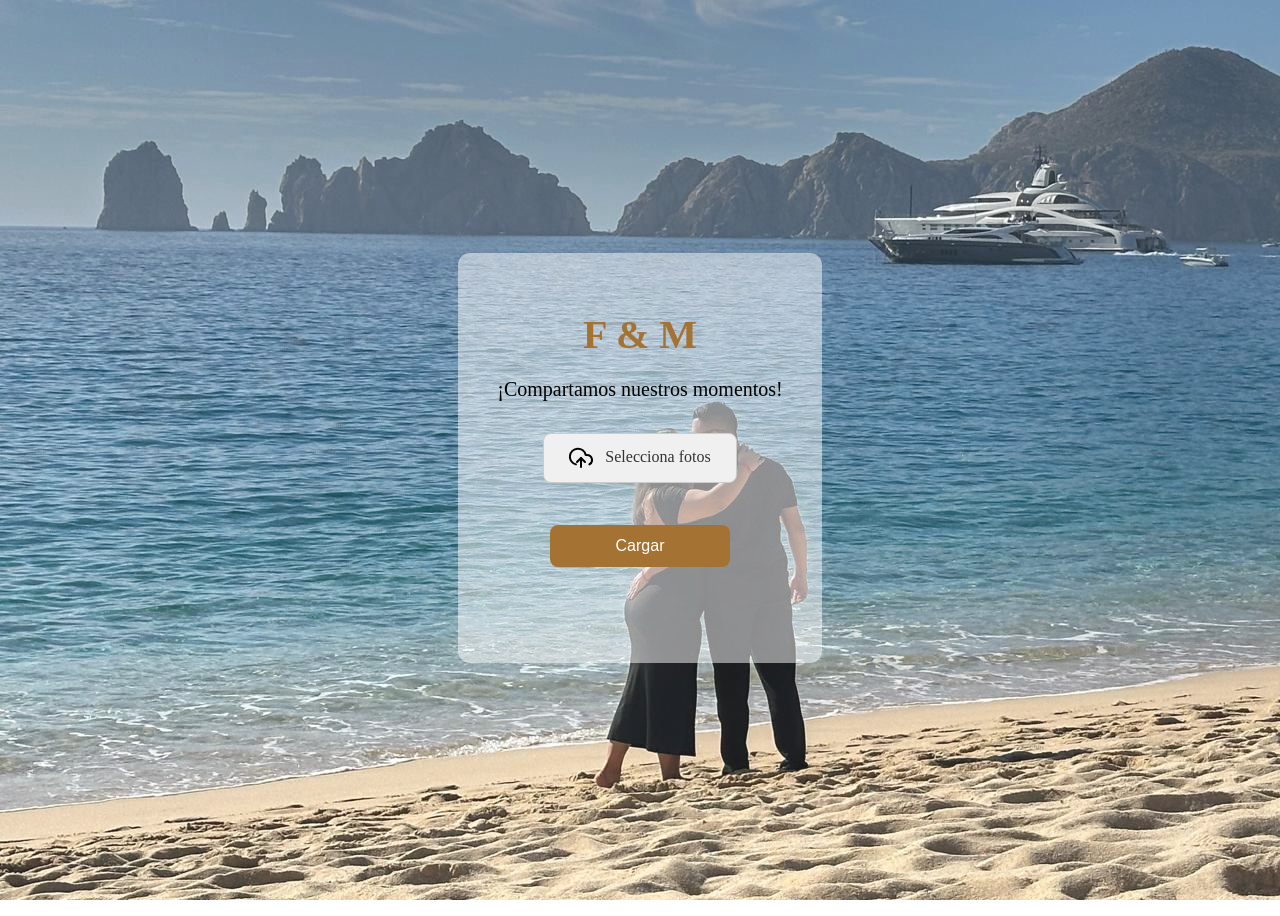
<file: index.html>
<!DOCTYPE html>
<html lang="en-US">

<head>
    <meta http-equiv="Content-Type" content="text/html; charset=UTF-8">
    <meta name="viewport" content="width=device-width, initial-scale=1.0">
    <title>F & M</title>
    <link rel="stylesheet" href="css/styles.css">
    <script src="js/jquery-1.8.2.min.js"></script>
    <script src="js/jquery.slideshowify.js"></script>
    <script src="js/jquery.slideshowify.min.js"></script>
    <script src="js/jquery.transit.js"></script>
    <script src="js/jquery.transit.min.js"></script>
</head>

<body>
    <div class="login-container">
        <div class="login-box">
            <h1 class="title">F & M</h1>

            <p class="subtitle">¡Compartamos nuestros momentos!</p>

            <div class="file-upload-wrapper">
                <input type="file" id="fileInput" accept="image/*" multiple>
                <label for="fileInput" class="custom-file-upload">
                    Selecciona fotos
                </label>
            </div>
            
            <button onclick="uploadPhotos()">Cargar</button>

            <div id="status" class="subtitle"></div>
        </div>
    </div>
    
    <img src="images/f1.jpg" style="display: none;">

    <script src="js/functions.js"></script>
    <script>
        $('img').slideshowify({
        });
    </script>
</body>
</html>
</file>
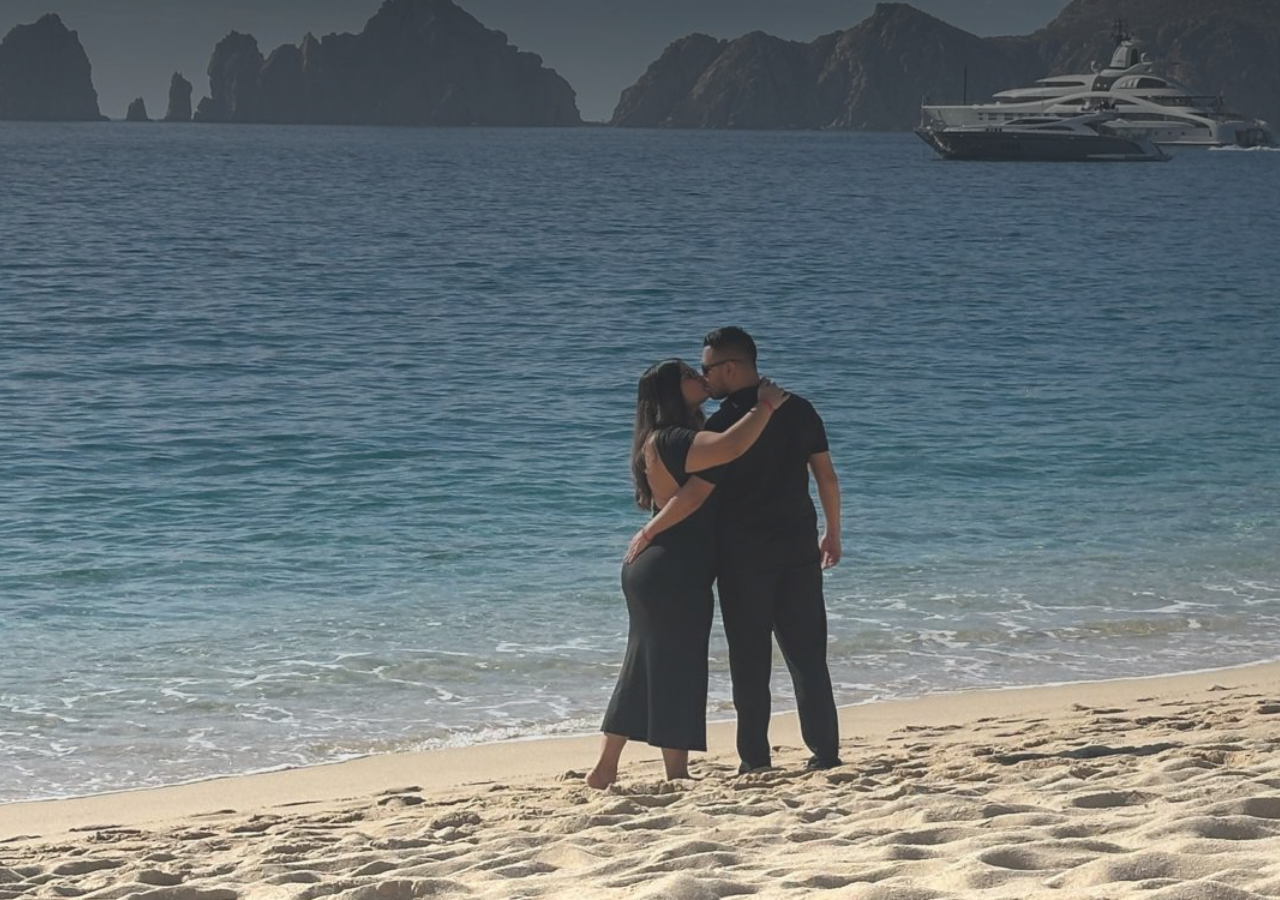
<file: html/carousel.html>
<!DOCTYPE html>
<html lang="en-US"><head><meta http-equiv="Content-Type" content="text/html; charset=UTF-8">
    <title></title>
    <link rel="stylesheet" href="../css/carousel.css">
    <script src="../js/jquery-1.8.2.min.js"></script>
    <script src="../js/jquery.slideshowify.js"></script>
    <script src="../js/jquery.slideshowify.min.js"></script>
    <script src="../js/jquery.transit.js"></script>
    <script src="../js/jquery.transit.min.js"></script>
</head>
<body>
    <div class="overlay"></div>
    <img src="../images/f1.jpg" style="display: none;">
    <img src="../images/f2.jpg" style="display: none;">
    <img src="../images/f3.jpg" style="display: none;">
    <img src="../images/f4.jpg" style="display: none;">
    <img src="../images/f5.jpg" style="display: none;">
    <img src="../images/f6.jpg" style="display: none;">
    <img src="../images/f7.jpg" style="display: none;">

    <script>
        $('img').slideshowify({
            transitionSpeed: 3000,
            delay: 5000           
        });
    </script>

</body></html>
</file>
<file: css/styles.css>
/* Contenedor principal centrado */
.login-container {
    display: flex;
    justify-content: center;
    align-items: center;
    min-height: 100vh;
    padding: 1rem;
    box-sizing: border-box;
}

/* Caja principal */
.login-box {
    background-color: rgba(255, 255, 255, 0.5);
    padding: 2rem;
    border-radius: 12px;
    text-align: center;
    max-width: 600px;
    min-width: 300px;
}

/* Títulos */
.title {
    font-size: 2.5rem;
    font-weight: bold;
    margin-bottom: 0.5rem;
    color: #a47333;
}

.subtitle {
    font-size: 1.25rem;
    margin-bottom: 2rem;
}

/* --- ESTILOS DEL BOTÓN DE SUBIR FOTOS --- */
/* Oculta el input original */
input[type="file"] {
    display: none;
}

/* Estilo para la etiqueta que actúa como botón */
.custom-file-upload {
    display: inline-block;
    padding: 12px 25px;
    background-color: #f0f0f0;
    color: #333;
    border: 1px solid #ccc;
    border-radius: 8px;
    cursor: pointer;
    font-size: 1rem;
    transition: background-color 0.3s ease;
    margin-bottom: 2rem;
}

/* Icono de la nube con la flecha */
.custom-file-upload::before {
    content: '';
    display: inline-block;
    width: 24px;
    height: 24px;
    vertical-align: middle;
    margin-right: 8px;
    background-image: url("data:image/svg+xml,%3Csvg xmlns='http://www.w3.org/2000/svg' width='24' height='24' viewBox='0 0 24 24' fill='none' stroke='currentColor' stroke-width='2' stroke-linecap='round' stroke-linejoin='round'%3E%3Cpath d='M16 16l-4-4-4 4'%3E%3C/path%3E%3Cpath d='M12 12v9'%3E%3C/path%3E%3Cpath d='M20.39 18.39A5 5 0 0018 9h-1.26A8 8 0 106.87 18.39'%3E%3C/path%3E%3C/svg%3E");
    background-repeat: no-repeat;
    background-size: contain;
}

/* Efecto al pasar el cursor */
.custom-file-upload:hover {
    background-color: #e0e0e0;
}
/* --- FIN DEL ESTILO DEL BOTÓN DE SUBIR FOTOS --- */

/* Botón "Cargar" */
button {
    padding: 12px 25px;
    background: #a47333;
    color: white;
    border: none;
    border-radius: 8px;
    cursor: pointer;
    width: 60%;
    max-width: 250px;
    font-size: 1rem;
    margin-top: 10px;
    margin-bottom: 2rem;

}

/* Mensaje de estado */
#status {
    color: #000;
    font-size: 1rem;
    margin-top: 10px;
}

/* --- MEDIA QUERIES para responsividad --- */
@media (max-width: 768px) {
    .login-box {
        width: 85%;
        padding: 2rem;
    }

    .title {
        font-size: 2rem;
    }

    .subtitle {
        font-size: 1rem;
    }
}

@media (max-width: 480px) {
    .login-box {
        width: 95%;
        padding: 1.5rem;
    }

    .title {
        font-size: 2.5rem;
    }

    .subtitle {
        font-size: 1.2rem;
    }

    /* Ajuste para el botón de "Cargar" en móviles */
    button {
        width: 85%;
    }
}
</file>
<file: css/carousel.css>
.container2 {
    max-width: 600px;
    margin: auto;
    background: #fff;
}

.textoImagen {
    position: absolute;
    top: 25%;
    transform: translate(-22%, -50%);
    color: white;
    font-size: 20px;
    text-shadow: 2px 2px 4px rgba(0, 0, 0, 0.9);
    padding: 10px 20px;
    border-radius: 5px;
}

body .overlay {
    position: absolute;
    top: 0;
    left: 0;
    right: 0;
    bottom: 0;
    background: linear-gradient(180deg, #000, transparent);
    opacity: 0.5;
    transition: background 0.3s, border-radius 0.3s, opacity 0.3s;
}
</file>
